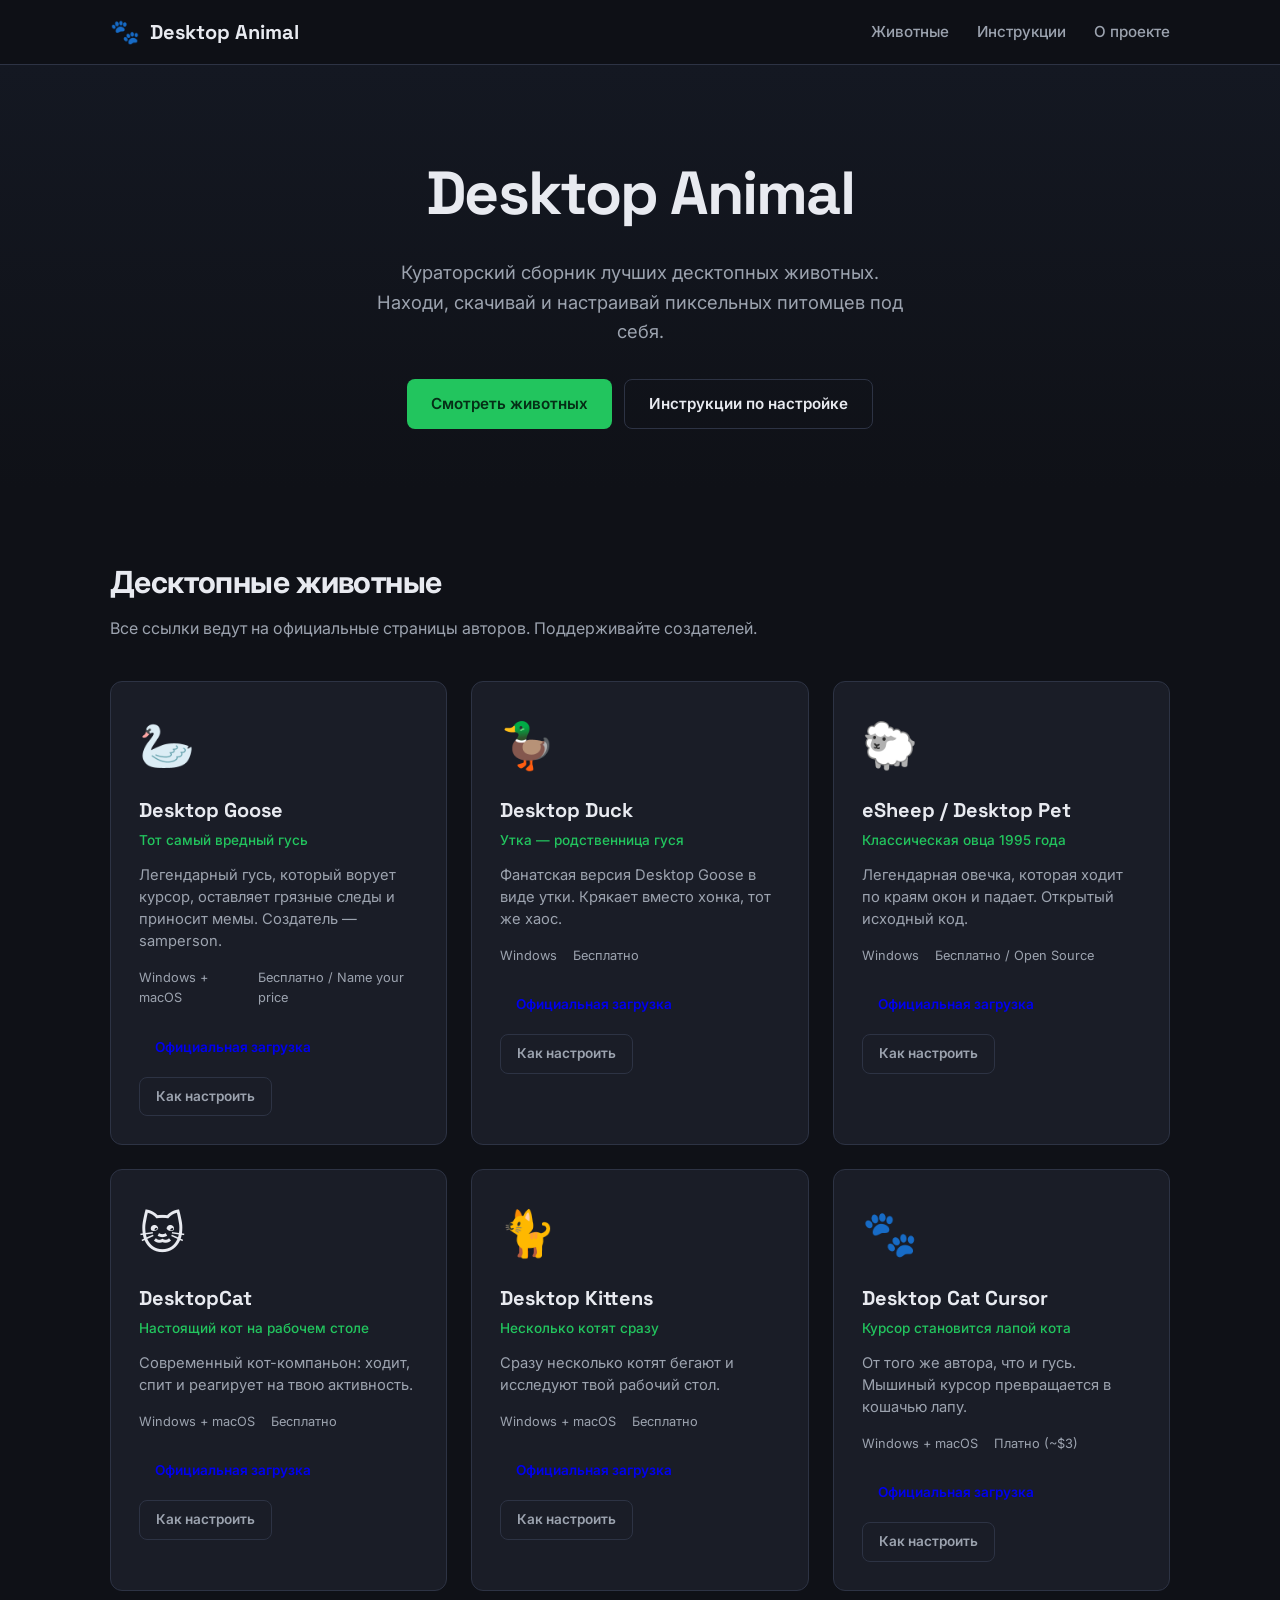
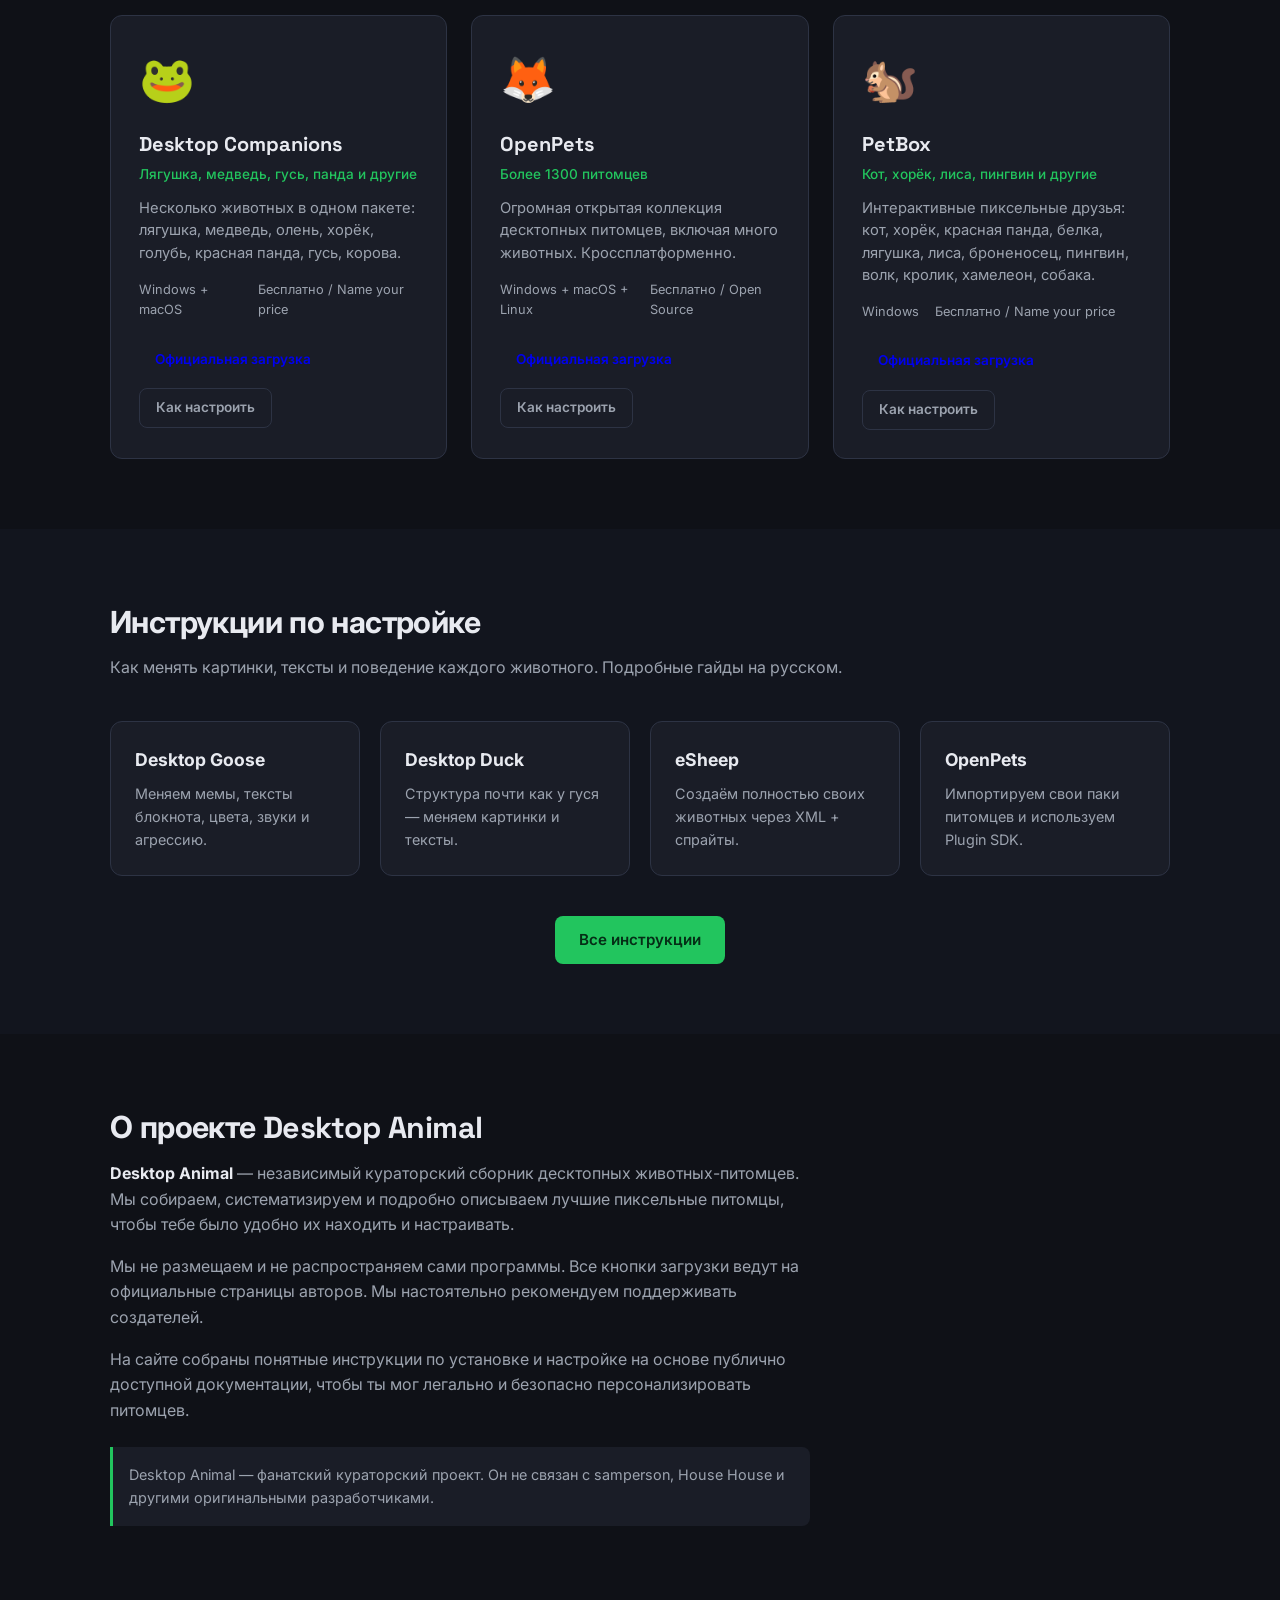
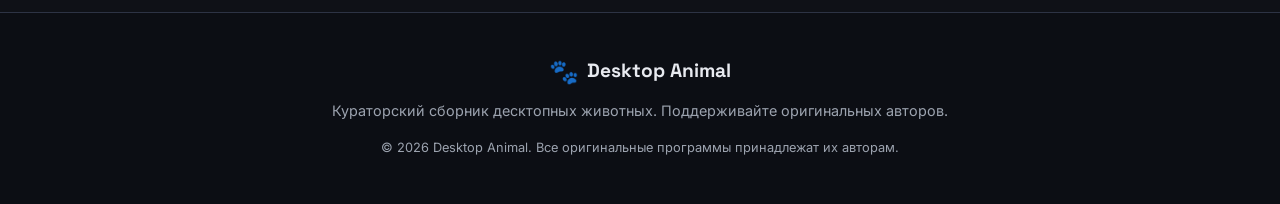
<file: index.html>
<!DOCTYPE html>
<html lang="ru">
<head>
    <meta charset="UTF-8">
    <meta name="viewport" content="width=device-width, initial-scale=1.0">
    <title>Desktop Animal — Сборник десктопных животных</title>
    <meta name="description" content="Desktop Animal — кураторский сборник лучших десктопных животных-питомцев. Скачивай, запускай и настраивай под себя.">
    <link rel="stylesheet" href="styles.css">
    <link rel="preconnect" href="https://fonts.googleapis.com">
    <link rel="preconnect" href="https://fonts.gstatic.com" crossorigin>
    <link href="https://fonts.googleapis.com/css2?family=Inter:wght@400;500;600;700&family=Space+Grotesk:wght@500;600;700&display=swap" rel="stylesheet">
</head>
<body>
    <header class="site-header">
        <div class="container header-inner">
            <a href="index.html" class="logo">
                <span class="logo-icon">🐾</span>
                <span class="logo-text">Desktop Animal</span>
            </a>
            <nav class="main-nav">
                <a href="#pets">Животные</a>
                <a href="#guides">Инструкции</a>
                <a href="#about">О проекте</a>
            </nav>
        </div>
    </header>

    <main>
        <section class="hero">
            <div class="container">
                <h1>Desktop Animal</h1>
                <p class="hero-subtitle">Кураторский сборник лучших десктопных животных.<br>Находи, скачивай и настраивай пиксельных питомцев под себя.</p>
                <div class="hero-actions">
                    <a href="#pets" class="btn btn-primary">Смотреть животных</a>
                    <a href="#guides" class="btn btn-secondary">Инструкции по настройке</a>
                </div>
            </div>
        </section>

        <section id="pets" class="pets-section">
            <div class="container">
                <h2 class="section-title">Десктопные животные</h2>
                <p class="section-desc">Все ссылки ведут на официальные страницы авторов. Поддерживайте создателей.</p>

                <div class="pets-grid">
                    <article class="pet-card" id="goose">
                        <div class="pet-emoji">🦢</div>
                        <h3>Desktop Goose</h3>
                        <p class="pet-tag">Тот самый вредный гусь</p>
                        <p class="pet-desc">Легендарный гусь, который ворует курсор, оставляет грязные следы и приносит мемы. Создатель — samperson.</p>
                        <div class="pet-meta">
                            <span>Windows + macOS</span>
                            <span>Бесплатно / Name your price</span>
                        </div>
                        <div class="pet-actions">
                            <a href="https://samperson.itch.io/desktop-goose" target="_blank" rel="noopener" class="btn btn-small">Официальная загрузка</a>
                            <a href="guides.html#goose" class="btn btn-small btn-outline">Как настроить</a>
                        </div>
                    </article>

                    <article class="pet-card" id="duck">
                        <div class="pet-emoji">🦆</div>
                        <h3>Desktop Duck</h3>
                        <p class="pet-tag">Утка — родственница гуся</p>
                        <p class="pet-desc">Фанатская версия Desktop Goose в виде утки. Крякает вместо хонка, тот же хаос.</p>
                        <div class="pet-meta">
                            <span>Windows</span>
                            <span>Бесплатно</span>
                        </div>
                        <div class="pet-actions">
                            <a href="https://darquenn.itch.io/desktop-duck" target="_blank" rel="noopener" class="btn btn-small">Официальная загрузка</a>
                            <a href="guides.html#duck" class="btn btn-small btn-outline">Как настроить</a>
                        </div>
                    </article>

                    <article class="pet-card" id="sheep">
                        <div class="pet-emoji">🐑</div>
                        <h3>eSheep / Desktop Pet</h3>
                        <p class="pet-tag">Классическая овца 1995 года</p>
                        <p class="pet-desc">Легендарная овечка, которая ходит по краям окон и падает. Открытый исходный код.</p>
                        <div class="pet-meta">
                            <span>Windows</span>
                            <span>Бесплатно / Open Source</span>
                        </div>
                        <div class="pet-actions">
                            <a href="https://adrianotiger.github.io/desktopPet/" target="_blank" rel="noopener" class="btn btn-small">Официальная загрузка</a>
                            <a href="guides.html#sheep" class="btn btn-small btn-outline">Как настроить</a>
                        </div>
                    </article>

                    <article class="pet-card" id="cat">
                        <div class="pet-emoji">🐱</div>
                        <h3>DesktopCat</h3>
                        <p class="pet-tag">Настоящий кот на рабочем столе</p>
                        <p class="pet-desc">Современный кот-компаньон: ходит, спит и реагирует на твою активность.</p>
                        <div class="pet-meta">
                            <span>Windows + macOS</span>
                            <span>Бесплатно</span>
                        </div>
                        <div class="pet-actions">
                            <a href="https://desktopcat.com/" target="_blank" rel="noopener" class="btn btn-small">Официальная загрузка</a>
                            <a href="guides.html#cat" class="btn btn-small btn-outline">Как настроить</a>
                        </div>
                    </article>

                    <article class="pet-card" id="kittens">
                        <div class="pet-emoji">🐈</div>
                        <h3>Desktop Kittens</h3>
                        <p class="pet-tag">Несколько котят сразу</p>
                        <p class="pet-desc">Сразу несколько котят бегают и исследуют твой рабочий стол.</p>
                        <div class="pet-meta">
                            <span>Windows + macOS</span>
                            <span>Бесплатно</span>
                        </div>
                        <div class="pet-actions">
                            <a href="https://antijingoist.itch.io/desktop-kittens" target="_blank" rel="noopener" class="btn btn-small">Официальная загрузка</a>
                            <a href="guides.html#kittens" class="btn btn-small btn-outline">Как настроить</a>
                        </div>
                    </article>

                    <article class="pet-card" id="cat-cursor">
                        <div class="pet-emoji">🐾</div>
                        <h3>Desktop Cat Cursor</h3>
                        <p class="pet-tag">Курсор становится лапой кота</p>
                        <p class="pet-desc">От того же автора, что и гусь. Мышиный курсор превращается в кошачью лапу.</p>
                        <div class="pet-meta">
                            <span>Windows + macOS</span>
                            <span>Платно (~$3)</span>
                        </div>
                        <div class="pet-actions">
                            <a href="https://samperson.itch.io/desktop-cat-cursor" target="_blank" rel="noopener" class="btn btn-small">Официальная загрузка</a>
                            <a href="guides.html#cat-cursor" class="btn btn-small btn-outline">Как настроить</a>
                        </div>
                    </article>

                    <article class="pet-card" id="companions">
                        <div class="pet-emoji">🐸</div>
                        <h3>Desktop Companions</h3>
                        <p class="pet-tag">Лягушка, медведь, гусь, панда и другие</p>
                        <p class="pet-desc">Несколько животных в одном пакете: лягушка, медведь, олень, хорёк, голубь, красная панда, гусь, корова.</p>
                        <div class="pet-meta">
                            <span>Windows + macOS</span>
                            <span>Бесплатно / Name your price</span>
                        </div>
                        <div class="pet-actions">
                            <a href="https://sillyduckies.itch.io/desktop-comp" target="_blank" rel="noopener" class="btn btn-small">Официальная загрузка</a>
                            <a href="guides.html#companions" class="btn btn-small btn-outline">Как настроить</a>
                        </div>
                    </article>

                    <article class="pet-card" id="openpets">
                        <div class="pet-emoji">🦊</div>
                        <h3>OpenPets</h3>
                        <p class="pet-tag">Более 1300 питомцев</p>
                        <p class="pet-desc">Огромная открытая коллекция десктопных питомцев, включая много животных. Кроссплатформенно.</p>
                        <div class="pet-meta">
                            <span>Windows + macOS + Linux</span>
                            <span>Бесплатно / Open Source</span>
                        </div>
                        <div class="pet-actions">
                            <a href="https://openpets.dev/" target="_blank" rel="noopener" class="btn btn-small">Официальная загрузка</a>
                            <a href="guides.html#openpets" class="btn btn-small btn-outline">Как настроить</a>
                        </div>
                    </article>

                    <article class="pet-card" id="petbox">
                        <div class="pet-emoji">🐿️</div>
                        <h3>PetBox</h3>
                        <p class="pet-tag">Кот, хорёк, лиса, пингвин и другие</p>
                        <p class="pet-desc">Интерактивные пиксельные друзья: кот, хорёк, красная панда, белка, лягушка, лиса, броненосец, пингвин, волк, кролик, хамелеон, собака.</p>
                        <div class="pet-meta">
                            <span>Windows</span>
                            <span>Бесплатно / Name your price</span>
                        </div>
                        <div class="pet-actions">
                            <a href="https://kansei-dev.itch.io/petbox" target="_blank" rel="noopener" class="btn btn-small">Официальная загрузка</a>
                            <a href="guides.html#petbox" class="btn btn-small btn-outline">Как настроить</a>
                        </div>
                    </article>
                </div>
            </div>
        </section>

        <section id="guides" class="guides-section">
            <div class="container">
                <h2 class="section-title">Инструкции по настройке</h2>
                <p class="section-desc">Как менять картинки, тексты и поведение каждого животного. Подробные гайды на русском.</p>
                <div class="guides-grid">
                    <a href="guides.html#goose" class="guide-card">
                        <h3>Desktop Goose</h3>
                        <p>Меняем мемы, тексты блокнота, цвета, звуки и агрессию.</p>
                    </a>
                    <a href="guides.html#duck" class="guide-card">
                        <h3>Desktop Duck</h3>
                        <p>Структура почти как у гуся — меняем картинки и тексты.</p>
                    </a>
                    <a href="guides.html#sheep" class="guide-card">
                        <h3>eSheep</h3>
                        <p>Создаём полностью своих животных через XML + спрайты.</p>
                    </a>
                    <a href="guides.html#openpets" class="guide-card">
                        <h3>OpenPets</h3>
                        <p>Импортируем свои паки питомцев и используем Plugin SDK.</p>
                    </a>
                </div>
                <div class="center">
                    <a href="guides.html" class="btn btn-primary">Все инструкции</a>
                </div>
            </div>
        </section>

        <section id="about" class="about-section">
            <div class="container">
                <h2 class="section-title">О проекте Desktop Animal</h2>
                <div class="about-content">
                    <p><strong>Desktop Animal</strong> — независимый кураторский сборник десктопных животных-питомцев. Мы собираем, систематизируем и подробно описываем лучшие пиксельные питомцы, чтобы тебе было удобно их находить и настраивать.</p>
                    <p>Мы не размещаем и не распространяем сами программы. Все кнопки загрузки ведут на официальные страницы авторов. Мы настоятельно рекомендуем поддерживать создателей.</p>
                    <p>На сайте собраны понятные инструкции по установке и настройке на основе публично доступной документации, чтобы ты мог легально и безопасно персонализировать питомцев.</p>
                    <p class="note">Desktop Animal — фанатский кураторский проект. Он не связан с samperson, House House и другими оригинальными разработчиками.</p>
                </div>
            </div>
        </section>
    </main>

    <footer class="site-footer">
        <div class="container">
            <div class="footer-inner">
                <div class="footer-brand">
                    <span class="logo-icon">🐾</span> Desktop Animal
                </div>
                <p>Кураторский сборник десктопных животных. Поддерживайте оригинальных авторов.</p>
                <p class="copyright">© 2026 Desktop Animal. Все оригинальные программы принадлежат их авторам.</p>
            </div>
        </div>
    </footer>

    <script src="script.js"></script>
</body>
</html>
</file>
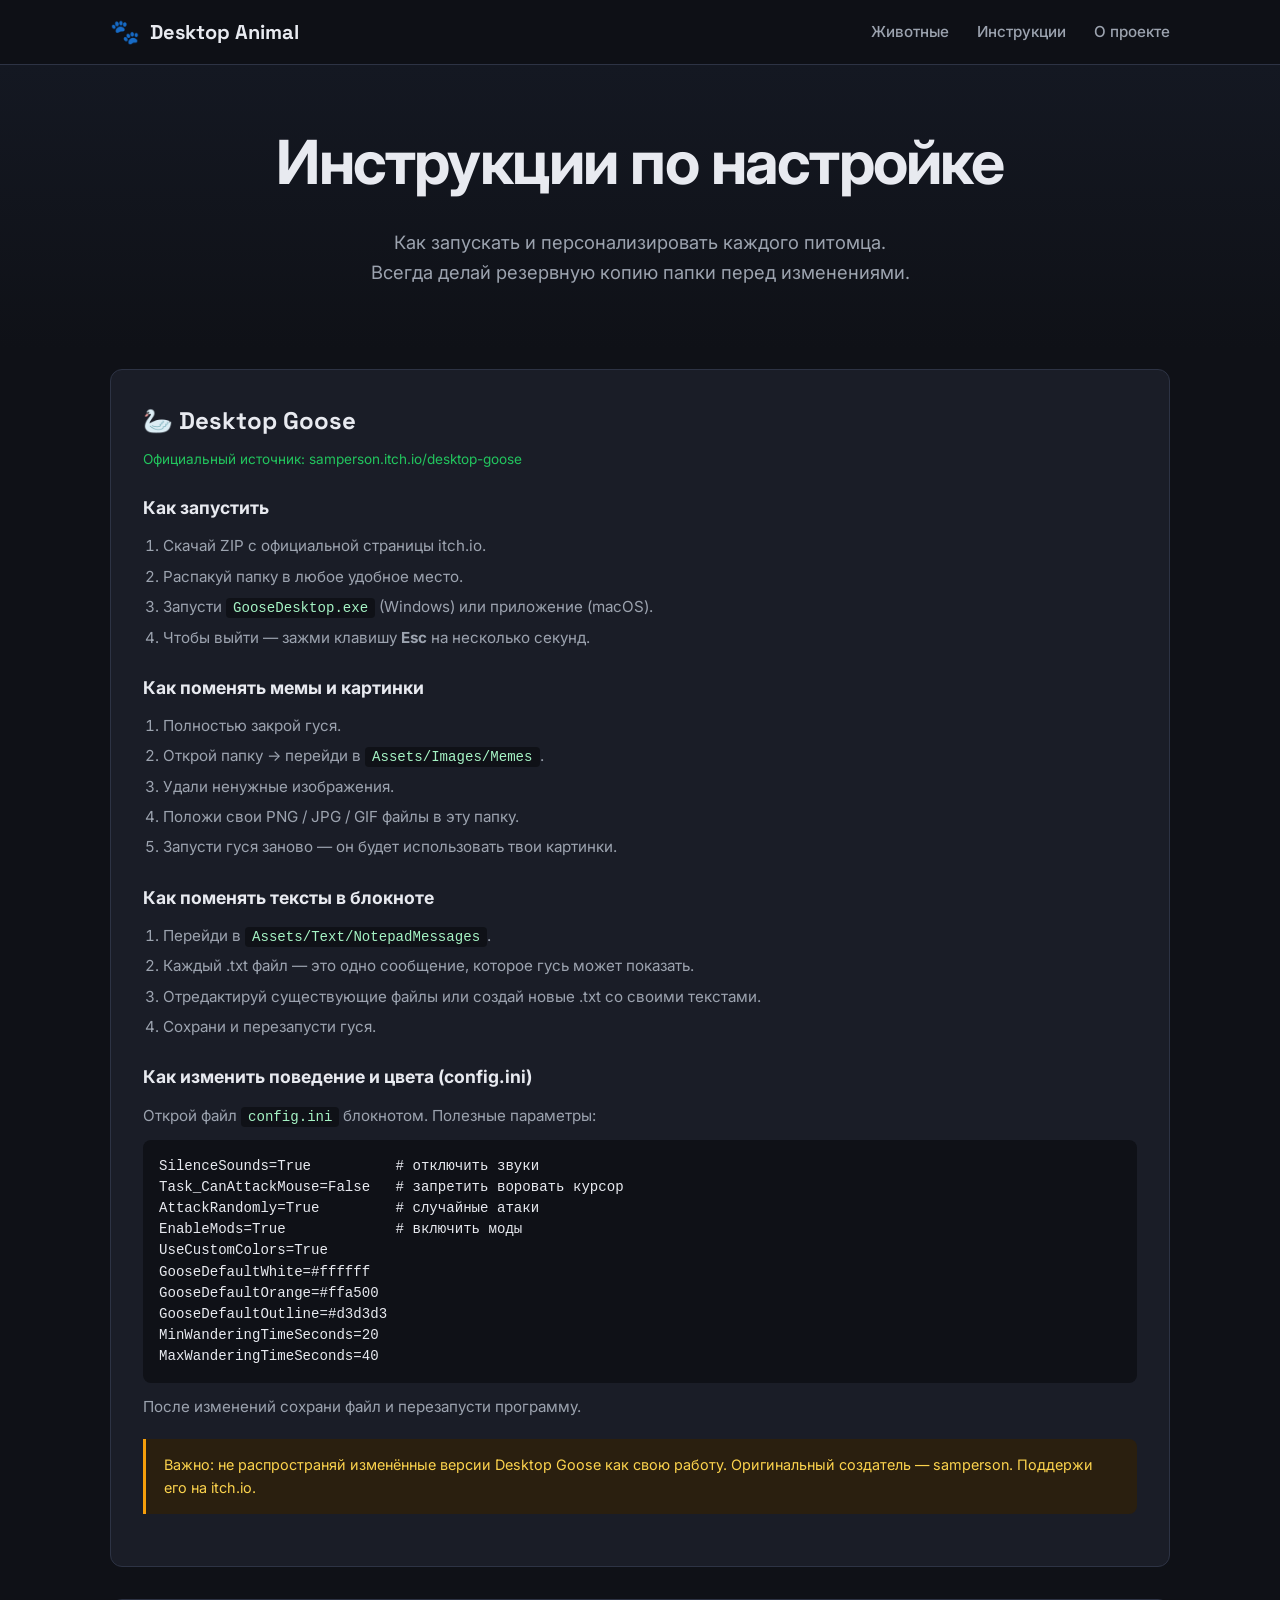
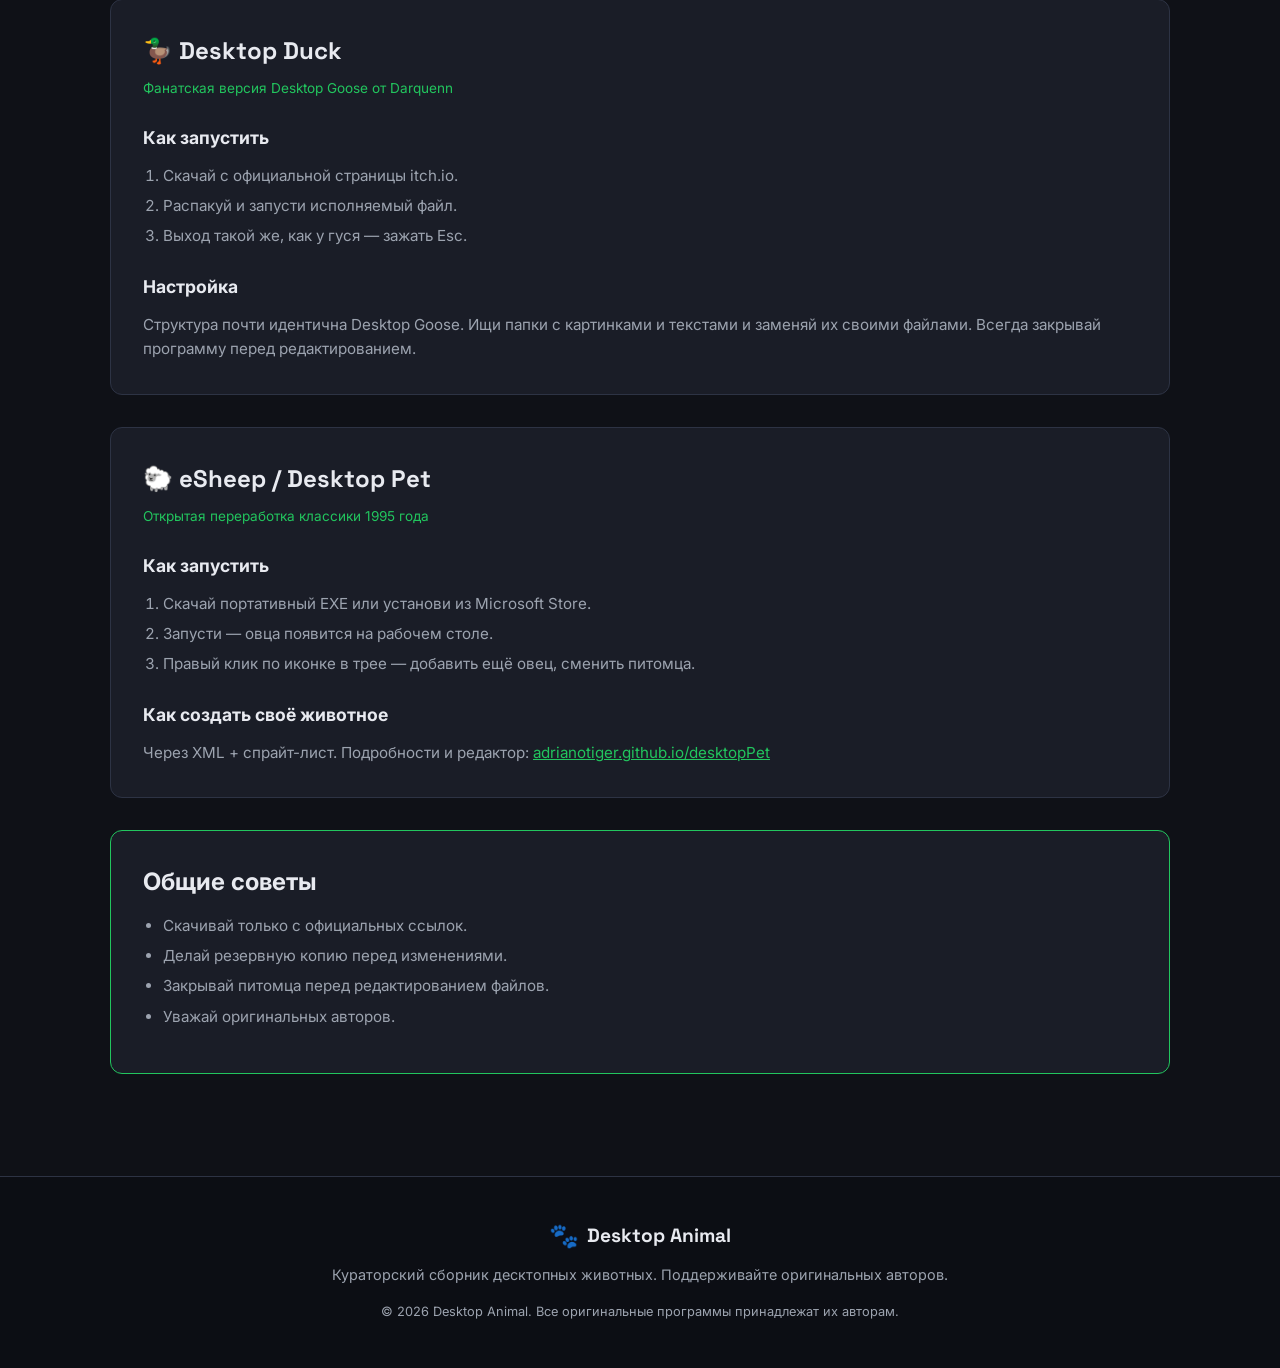
<file: guides.html>
<!DOCTYPE html>
<html lang="ru">
<head>
    <meta charset="UTF-8">
    <meta name="viewport" content="width=device-width, initial-scale=1.0">
    <title>Инструкции — Desktop Animal</title>
    <link rel="stylesheet" href="styles.css">
    <link href="https://fonts.googleapis.com/css2?family=Inter:wght@400;500;600;700&family=Space+Grotesk:wght@500;600;700&display=swap" rel="stylesheet">
</head>
<body>
    <header class="site-header">
        <div class="container header-inner">
            <a href="index.html" class="logo">
                <span class="logo-icon">🐾</span>
                <span class="logo-text">Desktop Animal</span>
            </a>
            <nav class="main-nav">
                <a href="index.html#pets">Животные</a>
                <a href="guides.html">Инструкции</a>
                <a href="index.html#about">О проекте</a>
            </nav>
        </div>
    </header>

    <main>
        <section class="hero" style="padding: 50px 0 30px;">
            <div class="container">
                <h1>Инструкции по настройке</h1>
                <p class="hero-subtitle">Как запускать и персонализировать каждого питомца.<br>Всегда делай резервную копию папки перед изменениями.</p>
            </div>
        </section>

        <section class="pets-section" style="padding-top: 20px;">
            <div class="container">

                <div class="guide-block" id="goose">
                    <h2>🦢 Desktop Goose</h2>
                    <p class="tag">Официальный источник: samperson.itch.io/desktop-goose</p>

                    <h3>Как запустить</h3>
                    <ol>
                        <li>Скачай ZIP с официальной страницы itch.io.</li>
                        <li>Распакуй папку в любое удобное место.</li>
                        <li>Запусти <code>GooseDesktop.exe</code> (Windows) или приложение (macOS).</li>
                        <li>Чтобы выйти — зажми клавишу <strong>Esc</strong> на несколько секунд.</li>
                    </ol>

                    <h3>Как поменять мемы и картинки</h3>
                    <ol>
                        <li>Полностью закрой гуся.</li>
                        <li>Открой папку → перейди в <code>Assets/Images/Memes</code>.</li>
                        <li>Удали ненужные изображения.</li>
                        <li>Положи свои PNG / JPG / GIF файлы в эту папку.</li>
                        <li>Запусти гуся заново — он будет использовать твои картинки.</li>
                    </ol>

                    <h3>Как поменять тексты в блокноте</h3>
                    <ol>
                        <li>Перейди в <code>Assets/Text/NotepadMessages</code>.</li>
                        <li>Каждый .txt файл — это одно сообщение, которое гусь может показать.</li>
                        <li>Отредактируй существующие файлы или создай новые .txt со своими текстами.</li>
                        <li>Сохрани и перезапусти гуся.</li>
                    </ol>

                    <h3>Как изменить поведение и цвета (config.ini)</h3>
                    <p>Открой файл <code>config.ini</code> блокнотом. Полезные параметры:</p>
                    <pre>SilenceSounds=True          # отключить звуки
Task_CanAttackMouse=False   # запретить воровать курсор
AttackRandomly=True         # случайные атаки
EnableMods=True             # включить моды
UseCustomColors=True
GooseDefaultWhite=#ffffff
GooseDefaultOrange=#ffa500
GooseDefaultOutline=#d3d3d3
MinWanderingTimeSeconds=20
MaxWanderingTimeSeconds=40</pre>
                    <p>После изменений сохрани файл и перезапусти программу.</p>

                    <div class="warning">
                        Важно: не распространяй изменённые версии Desktop Goose как свою работу. Оригинальный создатель — samperson. Поддержи его на itch.io.
                    </div>
                </div>

                <div class="guide-block" id="duck">
                    <h2>🦆 Desktop Duck</h2>
                    <p class="tag">Фанатская версия Desktop Goose от Darquenn</p>

                    <h3>Как запустить</h3>
                    <ol>
                        <li>Скачай с официальной страницы itch.io.</li>
                        <li>Распакуй и запусти исполняемый файл.</li>
                        <li>Выход такой же, как у гуся — зажать Esc.</li>
                    </ol>

                    <h3>Настройка</h3>
                    <p>Структура почти идентична Desktop Goose. Ищи папки с картинками и текстами и заменяй их своими файлами. Всегда закрывай программу перед редактированием.</p>
                </div>

                <div class="guide-block" id="sheep">
                    <h2>🐑 eSheep / Desktop Pet</h2>
                    <p class="tag">Открытая переработка классики 1995 года</p>

                    <h3>Как запустить</h3>
                    <ol>
                        <li>Скачай портативный EXE или установи из Microsoft Store.</li>
                        <li>Запусти — овца появится на рабочем столе.</li>
                        <li>Правый клик по иконке в трее — добавить ещё овец, сменить питомца.</li>
                    </ol>

                    <h3>Как создать своё животное</h3>
                    <p>Через XML + спрайт-лист. Подробности и редактор: <a href="https://adrianotiger.github.io/desktopPet/" target="_blank" style="color:var(--accent)">adrianotiger.github.io/desktopPet</a></p>
                </div>

                <div class="guide-block" style="border-color: var(--accent);">
                    <h2>Общие советы</h2>
                    <ul>
                        <li>Скачивай только с официальных ссылок.</li>
                        <li>Делай резервную копию перед изменениями.</li>
                        <li>Закрывай питомца перед редактированием файлов.</li>
                        <li>Уважай оригинальных авторов.</li>
                    </ul>
                </div>

            </div>
        </section>
    </main>

    <footer class="site-footer">
        <div class="container">
            <div class="footer-inner">
                <div class="footer-brand">
                    <span class="logo-icon">🐾</span> Desktop Animal
                </div>
                <p>Кураторский сборник десктопных животных. Поддерживайте оригинальных авторов.</p>
                <p class="copyright">© 2026 Desktop Animal. Все оригинальные программы принадлежат их авторам.</p>
            </div>
        </div>
    </footer>
</body>
</html>
</file>
<file: styles.css>
/* Desktop Animal — Clean modern styles */

:root {
    --bg: #0f1117;
    --bg-card: #1a1d27;
    --bg-card-hover: #222633;
    --text: #e8eaf0;
    --text-muted: #9ca3af;
    --accent: #22c55e;
    --accent-hover: #16a34a;
    --border: #2d3344;
    --radius: 12px;
    --shadow: 0 4px 20px rgba(0,0,0,0.3);
    --font: 'Inter', system-ui, -apple-system, sans-serif;
    --font-display: 'Space Grotesk', var(--font);
}

* {
    margin: 0;
    padding: 0;
    box-sizing: border-box;
}

html {
    scroll-behavior: smooth;
}

body {
    font-family: var(--font);
    background: var(--bg);
    color: var(--text);
    line-height: 1.6;
    min-height: 100vh;
}

.container {
    max-width: 1100px;
    margin: 0 auto;
    padding: 0 20px;
}

/* Header */
.site-header {
    position: sticky;
    top: 0;
    z-index: 100;
    background: rgba(15, 17, 23, 0.85);
    backdrop-filter: blur(12px);
    border-bottom: 1px solid var(--border);
}

.header-inner {
    display: flex;
    align-items: center;
    justify-content: space-between;
    height: 64px;
}

.logo {
    display: flex;
    align-items: center;
    gap: 10px;
    text-decoration: none;
    color: var(--text);
    font-family: var(--font-display);
    font-weight: 700;
    font-size: 1.25rem;
}

.logo-icon {
    font-size: 1.5rem;
}

.main-nav {
    display: flex;
    gap: 28px;
}

.main-nav a {
    color: var(--text-muted);
    text-decoration: none;
    font-weight: 500;
    font-size: 0.95rem;
    transition: color 0.2s;
}

.main-nav a:hover {
    color: var(--accent);
}

/* Hero */
.hero {
    padding: 80px 0 60px;
    text-align: center;
    background: linear-gradient(180deg, #141822 0%, var(--bg) 100%);
}

.hero h1 {
    font-family: var(--font-display);
    font-size: clamp(2.5rem, 6vw, 3.8rem);
    font-weight: 700;
    letter-spacing: -0.03em;
    margin-bottom: 16px;
}

.hero-subtitle {
    font-size: 1.15rem;
    color: var(--text-muted);
    max-width: 560px;
    margin: 0 auto 32px;
}

.hero-actions {
    display: flex;
    gap: 12px;
    justify-content: center;
    flex-wrap: wrap;
}

/* Buttons */
.btn {
    display: inline-flex;
    align-items: center;
    justify-content: center;
    padding: 12px 24px;
    border-radius: 8px;
    font-weight: 600;
    font-size: 0.95rem;
    text-decoration: none;
    transition: all 0.2s;
    border: none;
    cursor: pointer;
}

.btn-primary {
    background: var(--accent);
    color: #052e16;
}

.btn-primary:hover {
    background: var(--accent-hover);
    transform: translateY(-1px);
}

.btn-secondary {
    background: transparent;
    color: var(--text);
    border: 1px solid var(--border);
}

.btn-secondary:hover {
    border-color: var(--accent);
    color: var(--accent);
}

.btn-small {
    padding: 8px 16px;
    font-size: 0.85rem;
}

.btn-outline {
    background: transparent;
    color: var(--text-muted);
    border: 1px solid var(--border);
}

.btn-outline:hover {
    border-color: var(--accent);
    color: var(--accent);
}

/* Sections */
.section-title {
    font-family: var(--font-display);
    font-size: 1.9rem;
    font-weight: 700;
    margin-bottom: 8px;
    letter-spacing: -0.02em;
}

.section-desc {
    color: var(--text-muted);
    margin-bottom: 40px;
}

.pets-section,
.guides-section,
.about-section {
    padding: 70px 0;
}

.pets-section {
    background: var(--bg);
}

/* Pets Grid */
.pets-grid {
    display: grid;
    grid-template-columns: repeat(auto-fill, minmax(300px, 1fr));
    gap: 24px;
}

.pet-card {
    background: var(--bg-card);
    border: 1px solid var(--border);
    border-radius: var(--radius);
    padding: 28px;
    transition: all 0.25s;
}

.pet-card:hover {
    background: var(--bg-card-hover);
    border-color: #3a4155;
    transform: translateY(-3px);
    box-shadow: var(--shadow);
}

.pet-emoji {
    font-size: 2.8rem;
    margin-bottom: 12px;
}

.pet-card h3 {
    font-family: var(--font-display);
    font-size: 1.25rem;
    margin-bottom: 4px;
}

.pet-tag {
    color: var(--accent);
    font-size: 0.85rem;
    font-weight: 500;
    margin-bottom: 12px;
}

.pet-desc {
    color: var(--text-muted);
    font-size: 0.92rem;
    margin-bottom: 16px;
    line-height: 1.5;
}

.pet-meta {
    display: flex;
    gap: 16px;
    font-size: 0.8rem;
    color: var(--text-muted);
    margin-bottom: 20px;
}

.pet-actions {
    display: flex;
    gap: 10px;
    flex-wrap: wrap;
}

/* Guides */
.guides-section {
    background: #12151e;
}

.guides-grid {
    display: grid;
    grid-template-columns: repeat(auto-fill, minmax(240px, 1fr));
    gap: 20px;
    margin-bottom: 40px;
}

.guide-card {
    background: var(--bg-card);
    border: 1px solid var(--border);
    border-radius: var(--radius);
    padding: 24px;
    text-decoration: none;
    color: inherit;
    transition: all 0.2s;
}

.guide-card:hover {
    border-color: var(--accent);
    transform: translateY(-2px);
}

.guide-card h3 {
    font-size: 1.1rem;
    margin-bottom: 8px;
}

.guide-card p {
    color: var(--text-muted);
    font-size: 0.9rem;
}

.center {
    text-align: center;
}

/* About */
.about-section {
    background: var(--bg);
}

.about-content {
    max-width: 700px;
}

.about-content p {
    margin-bottom: 16px;
    color: var(--text-muted);
}

.about-content strong {
    color: var(--text);
}

.note {
    font-size: 0.9rem;
    padding: 16px;
    background: var(--bg-card);
    border-left: 3px solid var(--accent);
    border-radius: 0 8px 8px 0;
    margin-top: 24px;
}

/* Footer */
.site-footer {
    border-top: 1px solid var(--border);
    padding: 40px 0;
    background: #0c0e14;
}

.footer-inner {
    text-align: center;
}

.footer-brand {
    font-family: var(--font-display);
    font-weight: 700;
    font-size: 1.2rem;
    margin-bottom: 8px;
    display: flex;
    align-items: center;
    justify-content: center;
    gap: 8px;
}

.site-footer p {
    color: var(--text-muted);
    font-size: 0.9rem;
    margin-bottom: 6px;
}

.copyright {
    font-size: 0.8rem !important;
    margin-top: 16px;
}

/* Guides page specific */
.guide-block {
    background: var(--bg-card);
    border: 1px solid var(--border);
    border-radius: var(--radius);
    padding: 32px;
    margin-bottom: 32px;
}

.guide-block h2 {
    font-family: var(--font-display);
    font-size: 1.5rem;
    margin-bottom: 8px;
    display: flex;
    align-items: center;
    gap: 12px;
}

.guide-block .tag {
    font-size: 0.85rem;
    color: var(--accent);
    margin-bottom: 20px;
}

.guide-block h3 {
    font-size: 1.1rem;
    margin: 24px 0 12px;
    color: var(--text);
}

.guide-block p, .guide-block li {
    color: var(--text-muted);
    font-size: 0.95rem;
}

.guide-block ul, .guide-block ol {
    margin: 12px 0 12px 20px;
}

.guide-block li {
    margin-bottom: 6px;
}

.guide-block code {
    background: #0f1117;
    padding: 2px 7px;
    border-radius: 4px;
    font-size: 0.88rem;
    color: #a5f3c4;
}

.guide-block pre {
    background: #0f1117;
    padding: 16px;
    border-radius: 8px;
    overflow-x: auto;
    margin: 12px 0;
    font-size: 0.88rem;
    line-height: 1.5;
}

.warning {
    background: #2a1f0f;
    border-left: 3px solid #f59e0b;
    padding: 14px 18px;
    border-radius: 0 8px 8px 0;
    margin: 20px 0;
    font-size: 0.9rem;
    color: #fcd34d;
}

/* Responsive */
@media (max-width: 640px) {
    .main-nav {
        gap: 16px;
    }
    
    .main-nav a {
        font-size: 0.85rem;
    }
    
    .pets-grid {
        grid-template-columns: 1fr;
    }
    
    .hero {
        padding: 50px 0 40px;
    }
}
</file>
